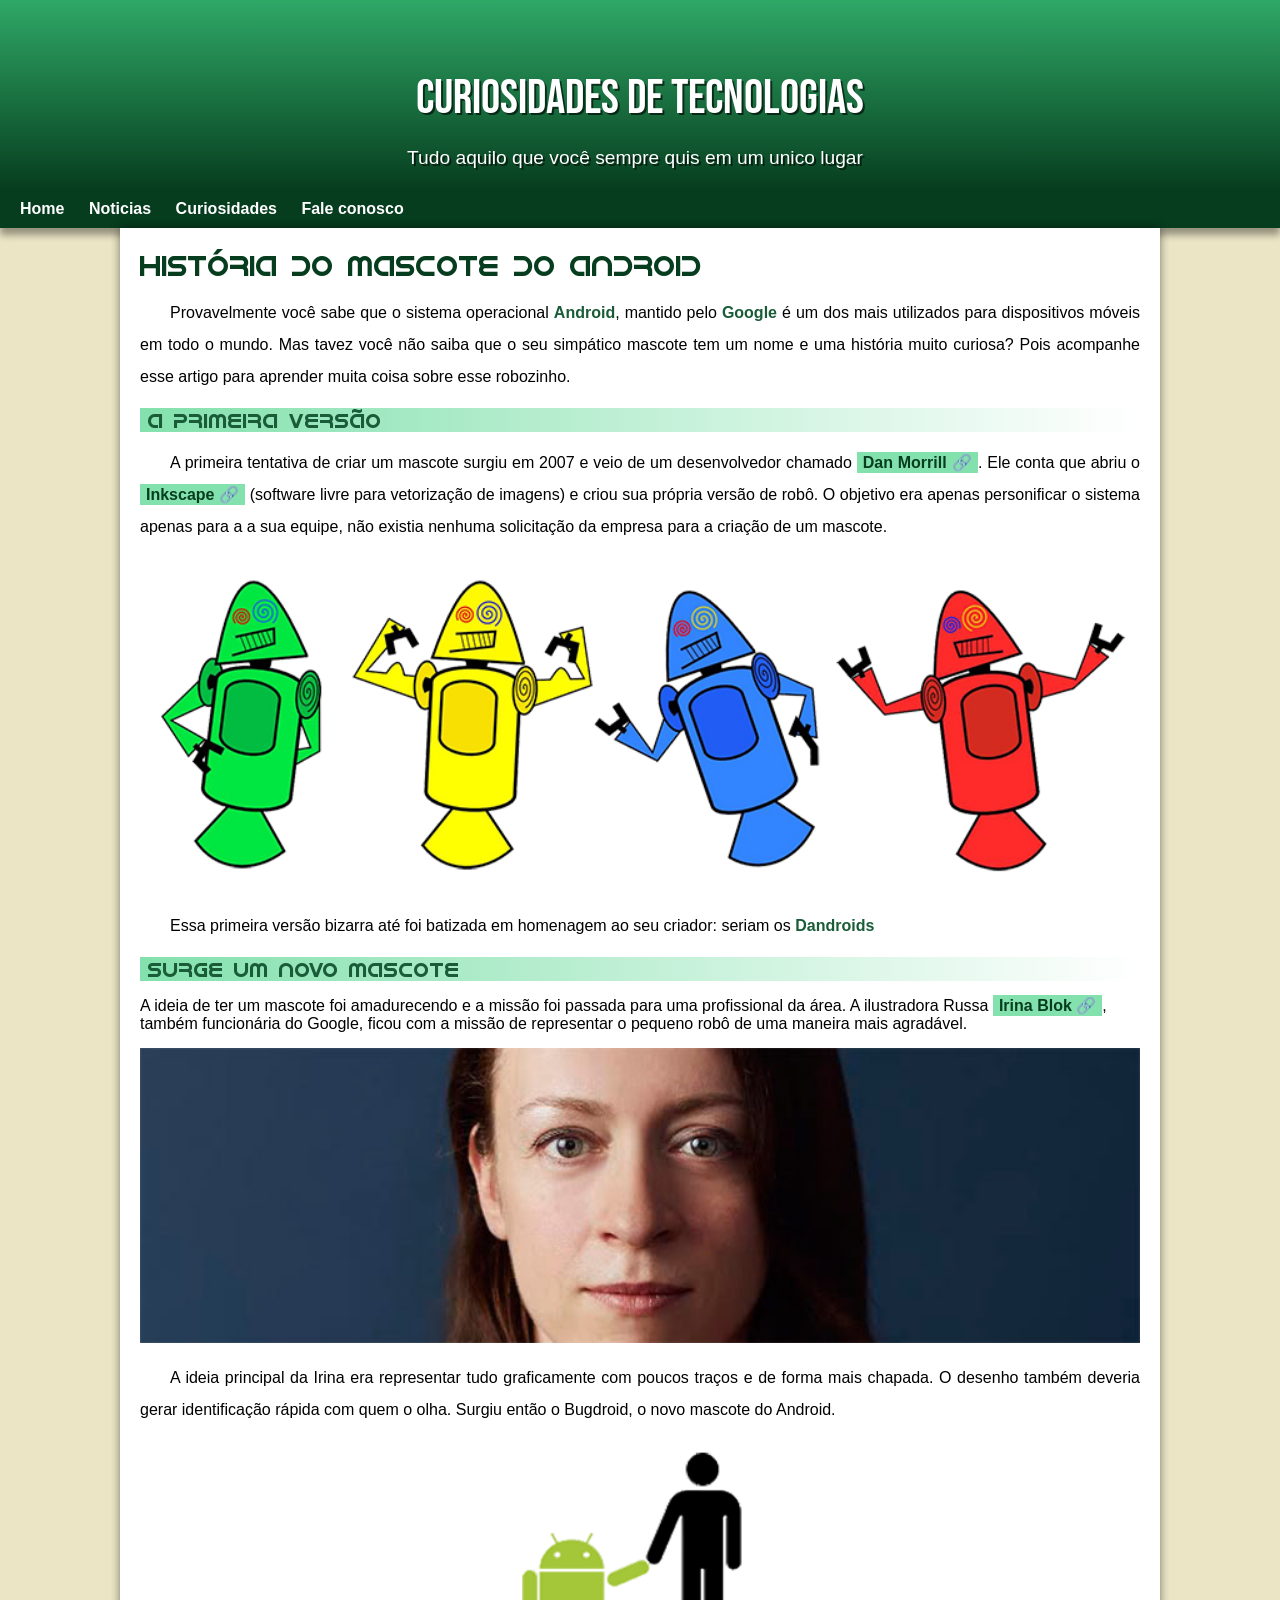
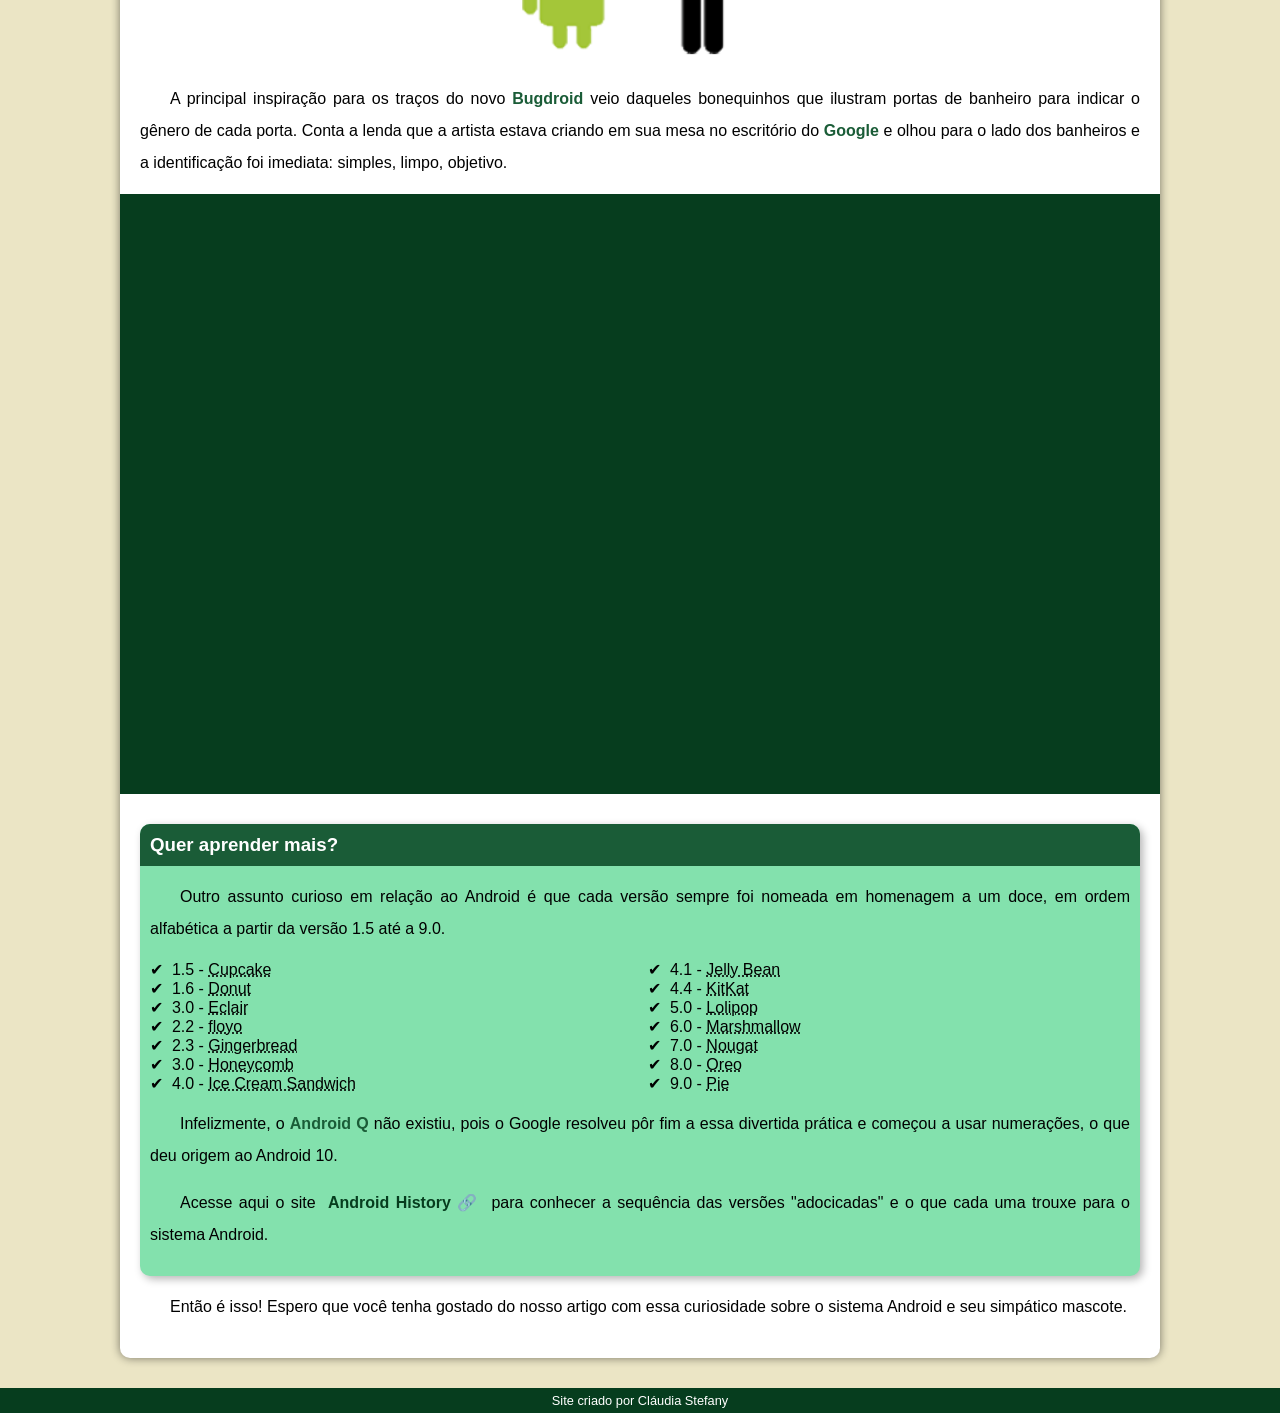
<file: proj-android/index.html>
<!DOCTYPE html>
<html lang="pt-br">

<head>
    <meta charset="UTF-8">
    <meta name="viewport" content="width=device-width, initial-scale=1.0">
    <title>Como surgiu o mascote do Android?</title>
    <link rel="shortcut icon" href="imagens/favicon.ico" type="image/x-icon">
    <link rel="stylesheet" href="css/estilo.css">
</head>

<body>
    <header>
        <h1>Curiosidades de Tecnologias</h1>
        <p>Tudo aquilo que você sempre quis em um unico lugar</p>
    </header>
    <nav>
        <a href="#">Home</a>
        <a href="#">Noticias</a>
        <a href="#">Curiosidades</a>
        <a href="#">Fale conosco</a>
    </nav>
    <main>
        <article>

            <h1>História do Mascote do Android</h1>

            <p>
                Provavelmente você sabe que o sistema operacional <strong>Android</strong>, mantido pelo <strong>Google</strong> é um dos mais utilizados
                para
                dispositivos móveis em todo o mundo. Mas tavez você não saiba que o seu simpático mascote tem um nome e
                uma
                história muito curiosa? Pois acompanhe esse artigo para aprender muita coisa sobre esse robozinho.
            </p>

            <h2>A primeira versão</h2>

            <p>
                A primeira tentativa de criar um mascote surgiu em 2007 e veio de um desenvolvedor chamado <a href="https://androidcommunity.com/dan-morrill-shows-us-the-android-mascot-that-almost-was-20130103/" target="_blank" class="externo">Dan Morrill</a>.
                Ele
                conta que abriu o <a href="https://inkscape.org/pt-br/" target="_blank" class="externo" >Inkscape</a> (software livre para vetorização de imagens) e criou sua própria versão de
                robô.
                O objetivo era apenas personificar o sistema apenas para a a sua equipe, não existia nenhuma solicitação
                da
                empresa para a criação de um mascote.
            </p>

            <picture>
                <source media="(max-width: 670px)" srcset="imagens/dan-droids-pq.png">
                <img src="imagens/dan-droids.png" alt="Primeiro mascote do Android">
            </picture>

            <p>Essa primeira versão bizarra até foi batizada em homenagem ao seu criador: seriam os <strong>Dandroids</strong></p>

            <h2>Surge um novo mascote</h2>

            <p></p>A ideia de ter um mascote foi amadurecendo e a missão foi passada para uma profissional da área. A
            ilustradora Russa <a href="https://www.irinablok.com/" target="_blank" class="externo">Irina Blok</a>, também funcionária do Google, ficou com a missão de representar o pequeno robô
            de uma maneira mais agradável.</p>

            <picture>
                <source media="(max-width: 670px)" srcset="imagens/irina-blok-pq.jpg">
                <img src="imagens/irina-blok.jpg" alt="Irina Blok criadora do Bugdroid">
            </picture>

            <p>A ideia principal da Irina era representar tudo graficamente com poucos traços e de forma mais chapada. O
                desenho também deveria gerar identificação rápida com quem o olha. Surgiu então o Bugdroid, o novo
                mascote do Android.</p>


            <img src="imagens/bugdroid.png" alt="Bugdroid" class="pequena" alt="Bugdroid">

            <p>
                A principal inspiração para os traços do novo <strong>Bugdroid</strong> veio daqueles bonequinhos que ilustram portas de
                banheiro para indicar o gênero de cada porta. Conta a lenda que a artista estava criando em sua mesa no
                escritório do <strong>Google</strong> e olhou para o lado dos banheiros e a identificação foi imediata: simples, limpo,
                objetivo.
            </p>

            <div class="video">
                <iframe width="560" height="315" src="https://www.youtube.com/embed/l2UDgpLz20M?si=PKNemxmvEbBPJ_1r"
                    title="YouTube video player" frameborder="0"
                    allow="accelerometer; autoplay; clipboard-write; encrypted-media; gyroscope; picture-in-picture; web-share"
                    referrerpolicy="strict-origin-when-cross-origin" allowfullscreen></iframe>
            </div>

            <aside>
                <h3>Quer aprender mais?</h3>

                <p>
                    Outro assunto curioso em relação ao Android é que cada versão sempre foi nomeada em homenagem a um
                    doce,
                    em
                    ordem alfabética a partir da versão 1.5 até a 9.0.
                </p>

                <ul>
                    <li>1.5 - <abbr title="Bolo de copo">Cupcake</abbr></li>
                    <li>1.6 - <abbr title="Rosquinha">Donut</abbr></li>
                    <li>3.0 - <abbr title="Bomba">Eclair</abbr></li>
                    <li>2.2 - <abbr title="Yorgute congelado">floyo</abbr></li>
                    <li>2.3 - <abbr title="Biscoito de gengibre">Gingerbread</abbr></li>
                    <li>3.0 - <abbr title="Favo de mel">Honeycomb</abbr></li>
                    <li>4.0 - <abbr title="Sanduiche de sorvete">Ice Cream Sandwich</abbr></li>
                    <li>4.1 - <abbr title="Jujuba">Jelly Bean</abbr></li>
                    <li>4.4 - <abbr title="KitKat">KitKat</abbr></li>
                    <li>5.0 - <abbr title="Pirulito">Lolipop</abbr></li>
                    <li>6.0 - <abbr title="Marshmallow">Marshmallow</abbr></li>
                    <li>7.0 - <abbr title="Torrone">Nougat</abbr></li>
                    <li>8.0 - <abbr title="Oreo">Oreo</abbr></li>
                    <li>9.0 - <abbr title="Torta">Pie</abbr></li>
                </ul>

                <p>
                    Infelizmente, o <strong>Android Q</strong> não existiu, pois o Google resolveu pôr fim a essa divertida prática e
                    começou
                    a
                    usar numerações, o que deu origem ao Android 10.
                </p>

                <p>
                    Acesse aqui o site  <a href="https://www.android.com/intl/en_uk/what-is-android/" target="_blank" class="externo">Android History</a> para conhecer a sequência das versões "adocicadas" e o que cada
                    uma
                    trouxe para o sistema Android.
                </p>
            </aside>


            <p>
                Então é isso! Espero que você tenha gostado do nosso artigo com essa curiosidade sobre o sistema Android
                e
                seu simpático mascote.
            </p>

        </article>
    </main>
    <footer>
        <p>Site criado por Cláudia Stefany</p>
    </footer>
</body>

</html>
</file>
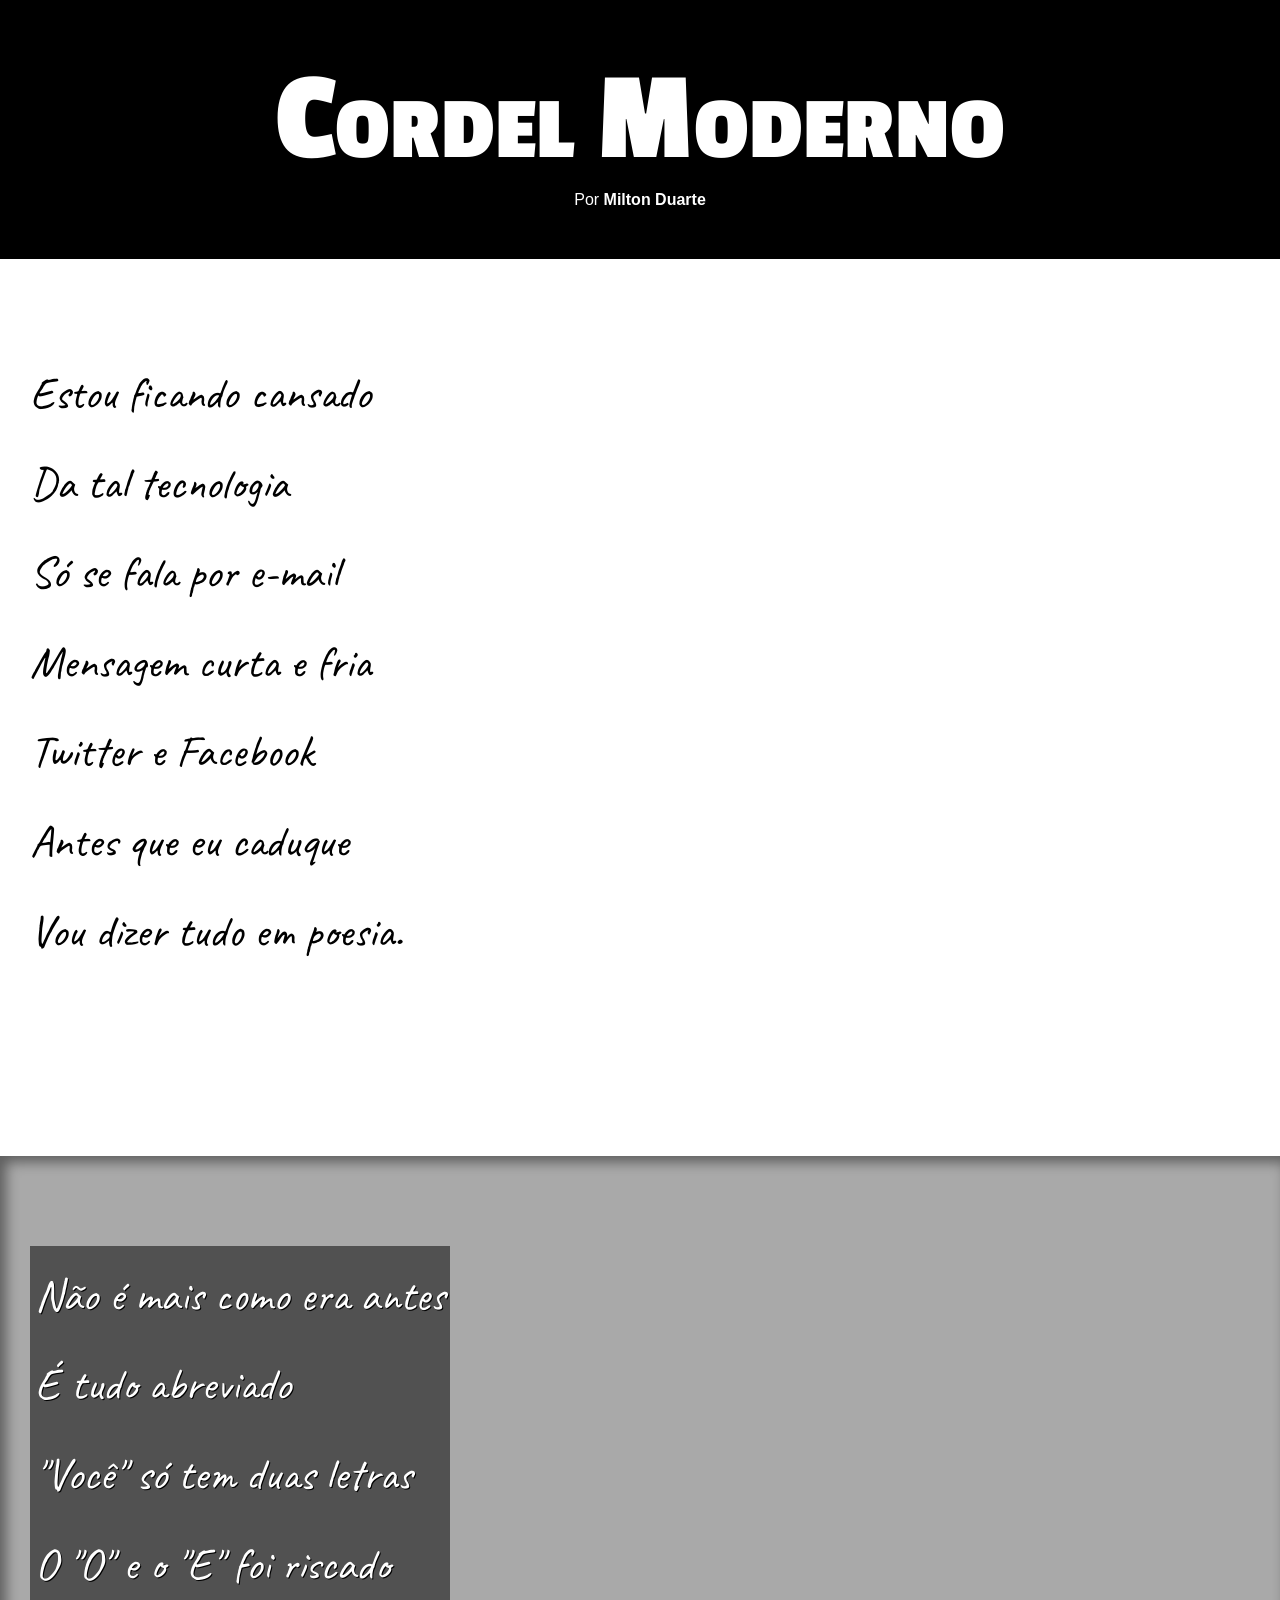
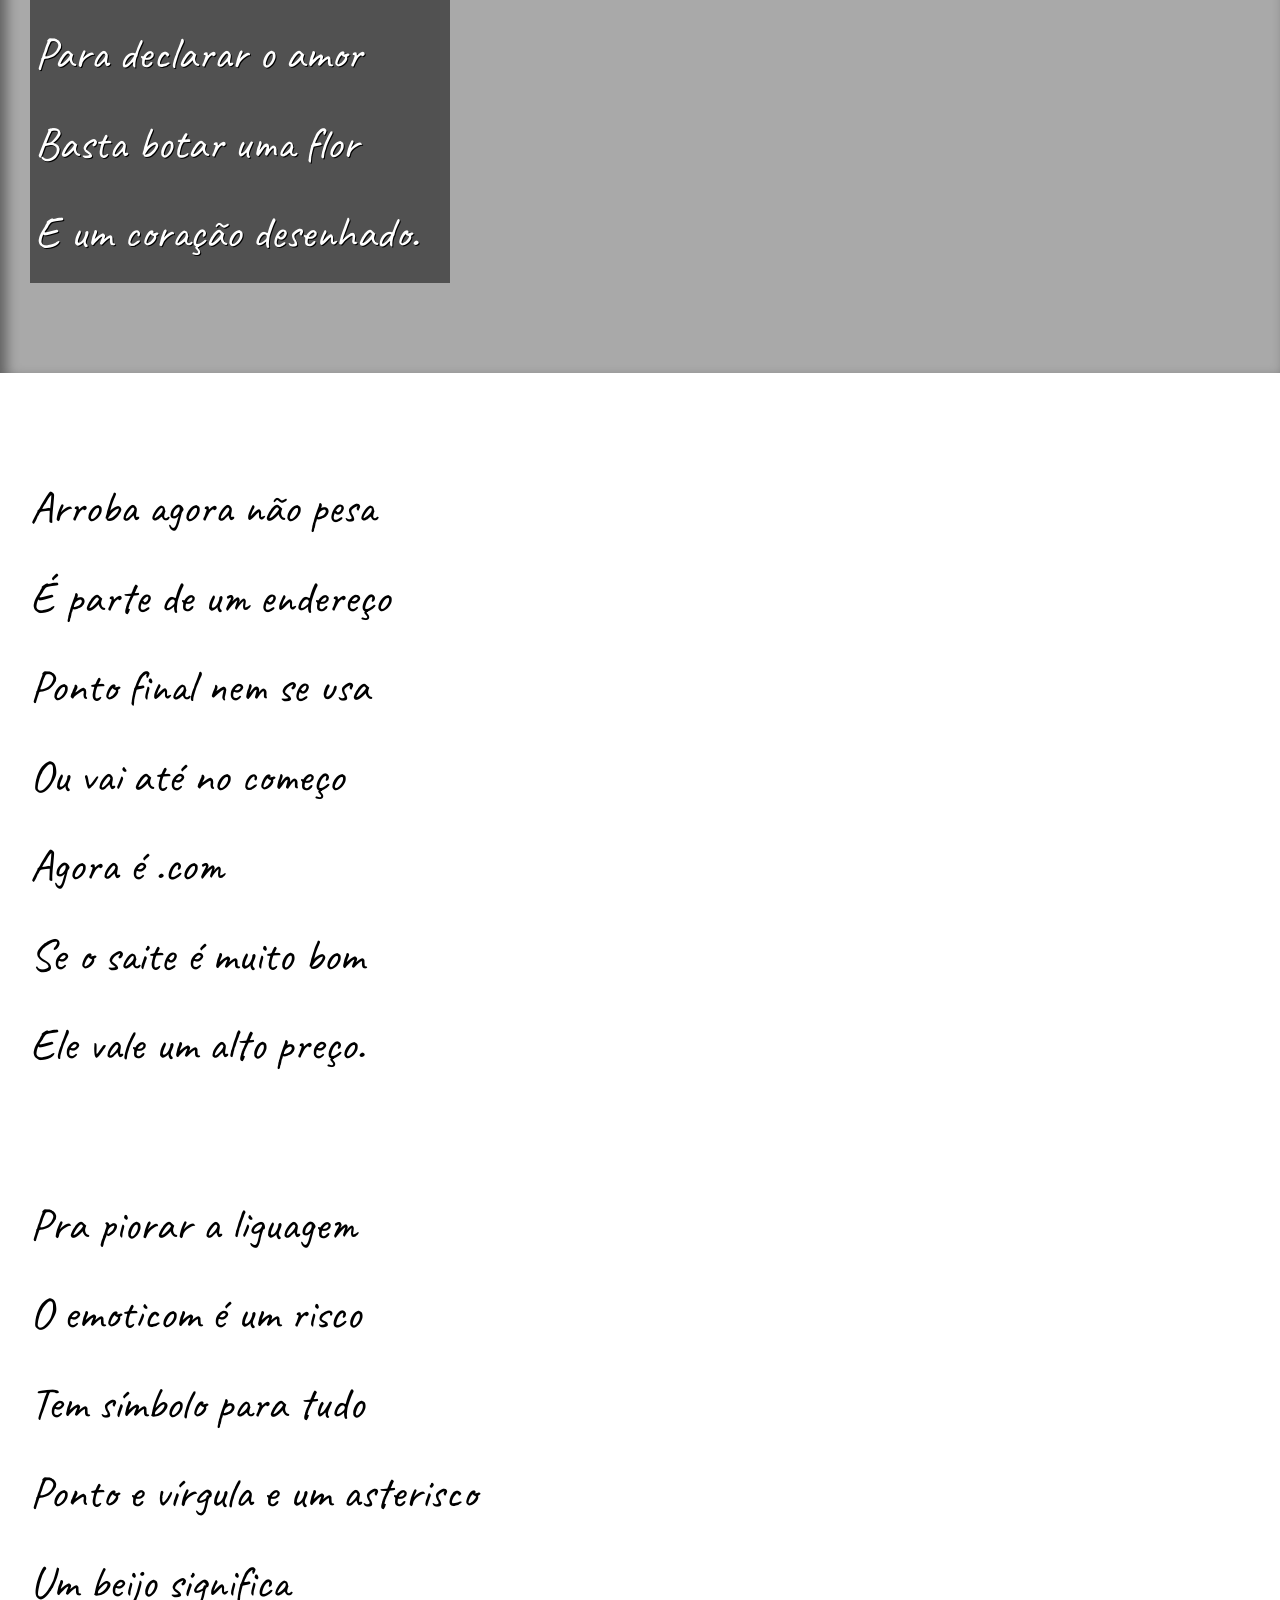
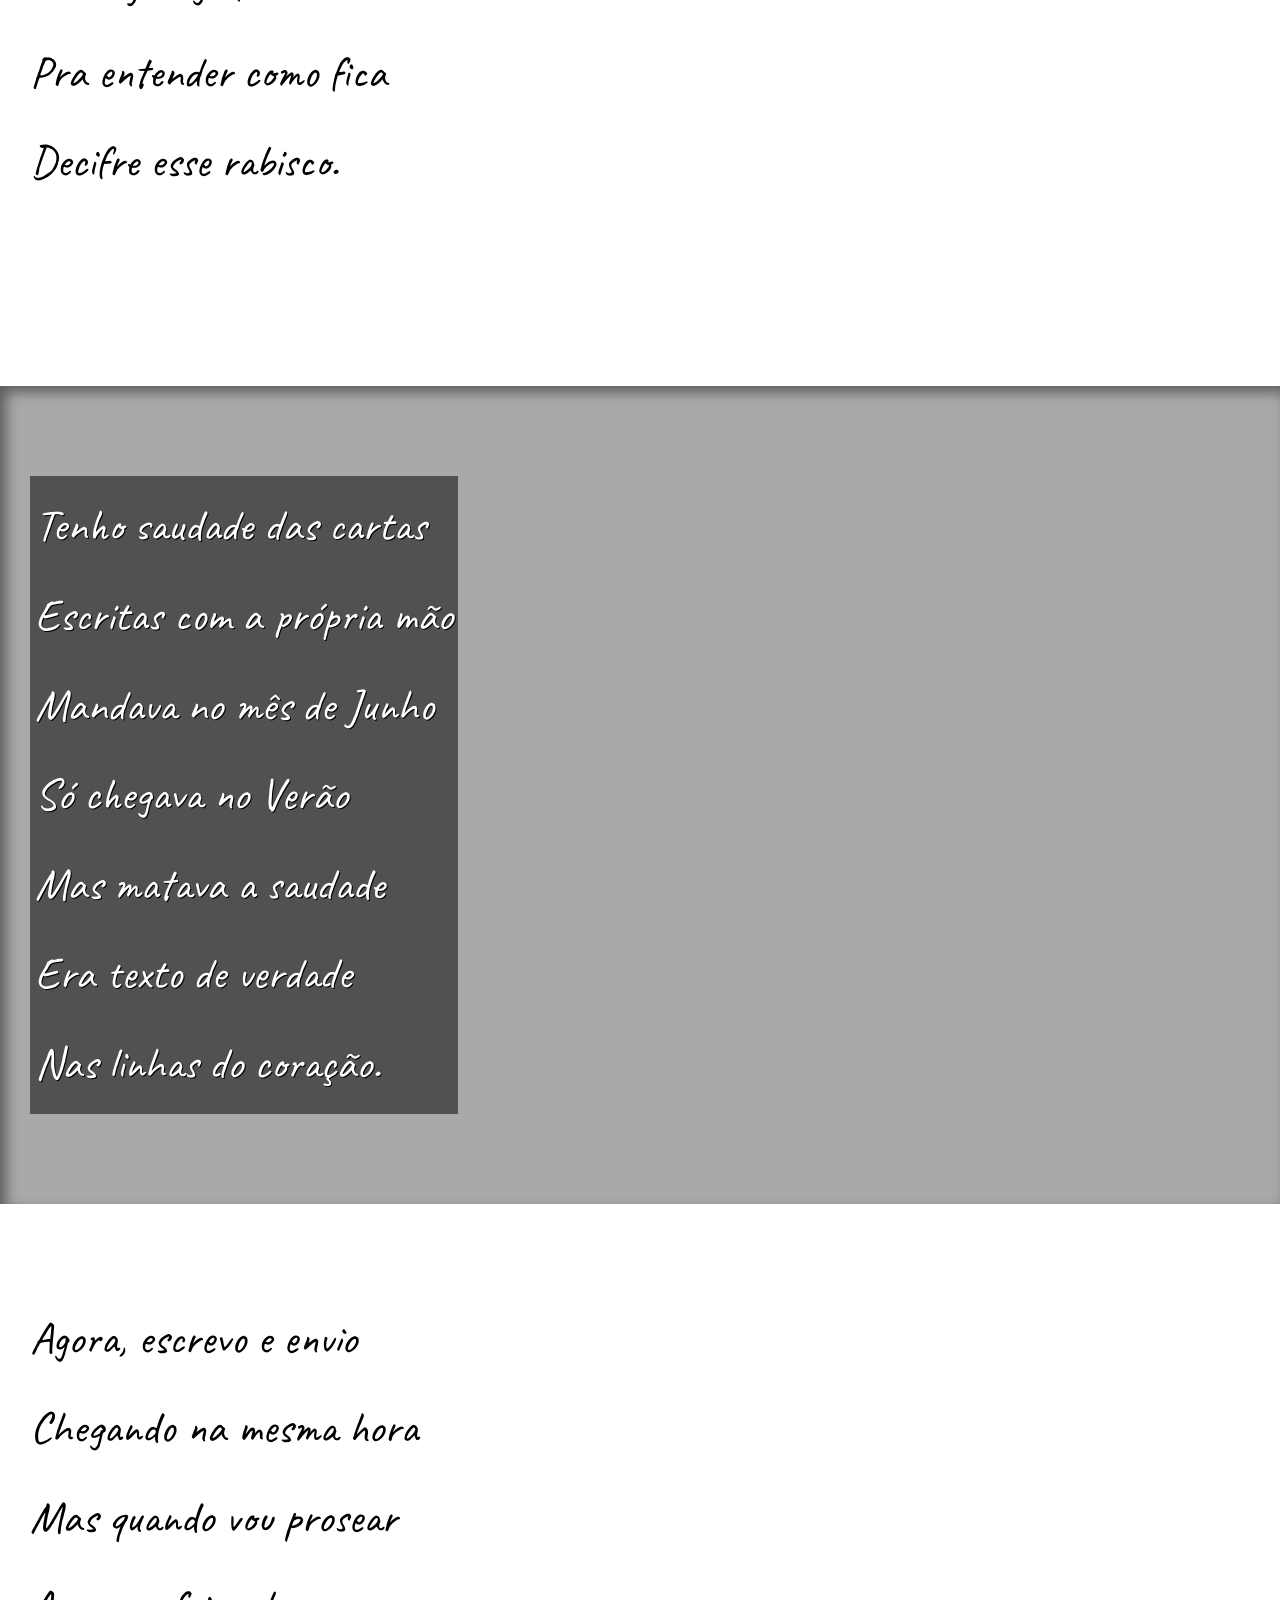
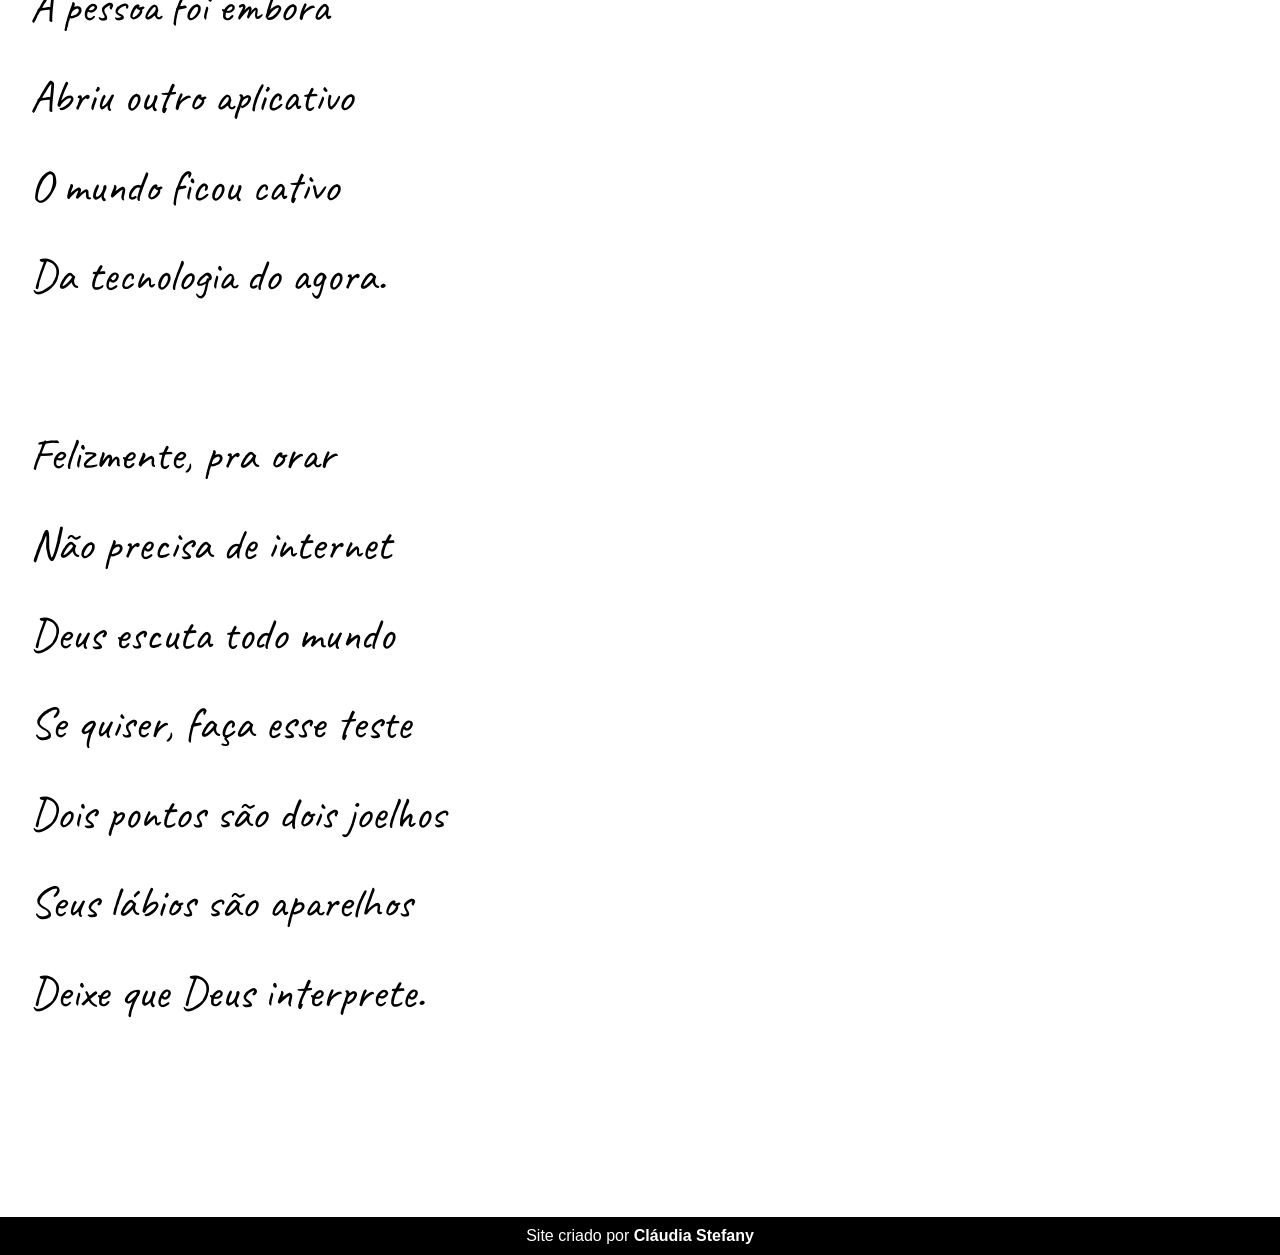
<file: proj-cordel/index.html>
<!DOCTYPE html>
<html lang="pt-BR">

<head>
    <meta charset="UTF-8">
    <meta name="viewport" content="width=device-width, initial-scale=1.0">
    <title>Cordel Moderno</title>
    <link rel="stylesheet" href="estilo/style.css">
</head>

<body>
    <header>
        <h1>Cordel Moderno</h1>
        <p>
            Por <a href="https://www.recantodasletras.com.br/poesias/3186743" target="_blank">Milton Duarte</a>
        </p>
    </header>

    <section class="normal">
        <p>
            Estou ficando cansado <br>
            Da tal tecnologia<br>
            Só se fala por e-mail<br>
            Mensagem curta e fria<br>
            Twitter e Facebook<br>
            Antes que eu caduque<br>
            Vou dizer tudo em poesia.
        </p>
    </section>



    <section class="imagem" id="img01">
        <p>
            Não é mais como era antes<br>
            É tudo abreviado<br>
            "Você" só tem duas letras<br>
            O "O" e o "E" foi riscado<br>
            Para declarar o amor<br>
            Basta botar uma flor<br>
            E um coração desenhado.
        </p>
    </section>



    <section class="normal"> 
        <p>
            Arroba agora não pesa<br>
            É parte de um endereço<br>
            Ponto final nem se usa<br>
            Ou vai até no começo<br>
            Agora é .com<br>
            Se o saite é muito bom<br>
            Ele vale um alto preço.
        </p>

        <p>
            Pra piorar a liguagem<br>
            O emoticom é um risco<br>
            Tem símbolo para tudo<br>
            Ponto e vírgula e um asterisco<br>
            Um beijo significa<br>
            Pra entender como fica<br>
            Decifre esse rabisco.
        </p>

    </section>



    <section class="imagem" id="img02">
        <p>
            Tenho saudade das cartas<br>
            Escritas com a própria mão<br>
            Mandava no mês de Junho<br>
            Só chegava no Verão<br>
            Mas matava a saudade<br>
            Era texto de verdade<br>
            Nas linhas do coração.
        </p>
    </section>


    <section class="normal">

        <p>
            Agora, escrevo e envio<br>
            Chegando na mesma hora<br>
            Mas quando vou prosear<br>
            A pessoa foi embora<br>
            Abriu outro aplicativo<br>
            O mundo ficou cativo<br>
            Da tecnologia do agora.
        </p>

        <p>
            Felizmente, pra orar<br>
            Não precisa de internet<br>
            Deus escuta todo mundo<br>
            Se quiser, faça esse teste<br>
            Dois pontos são dois joelhos<br>
            Seus lábios são aparelhos<br>
            Deixe que Deus interprete.
        </p>
    </section>

    <footer>
        <p>Site criado por <a href="https://github.com/ClaudiaSte" target="_blank">Cláudia Stefany</a></p>
    </footer>
</body>

</html>
</file>
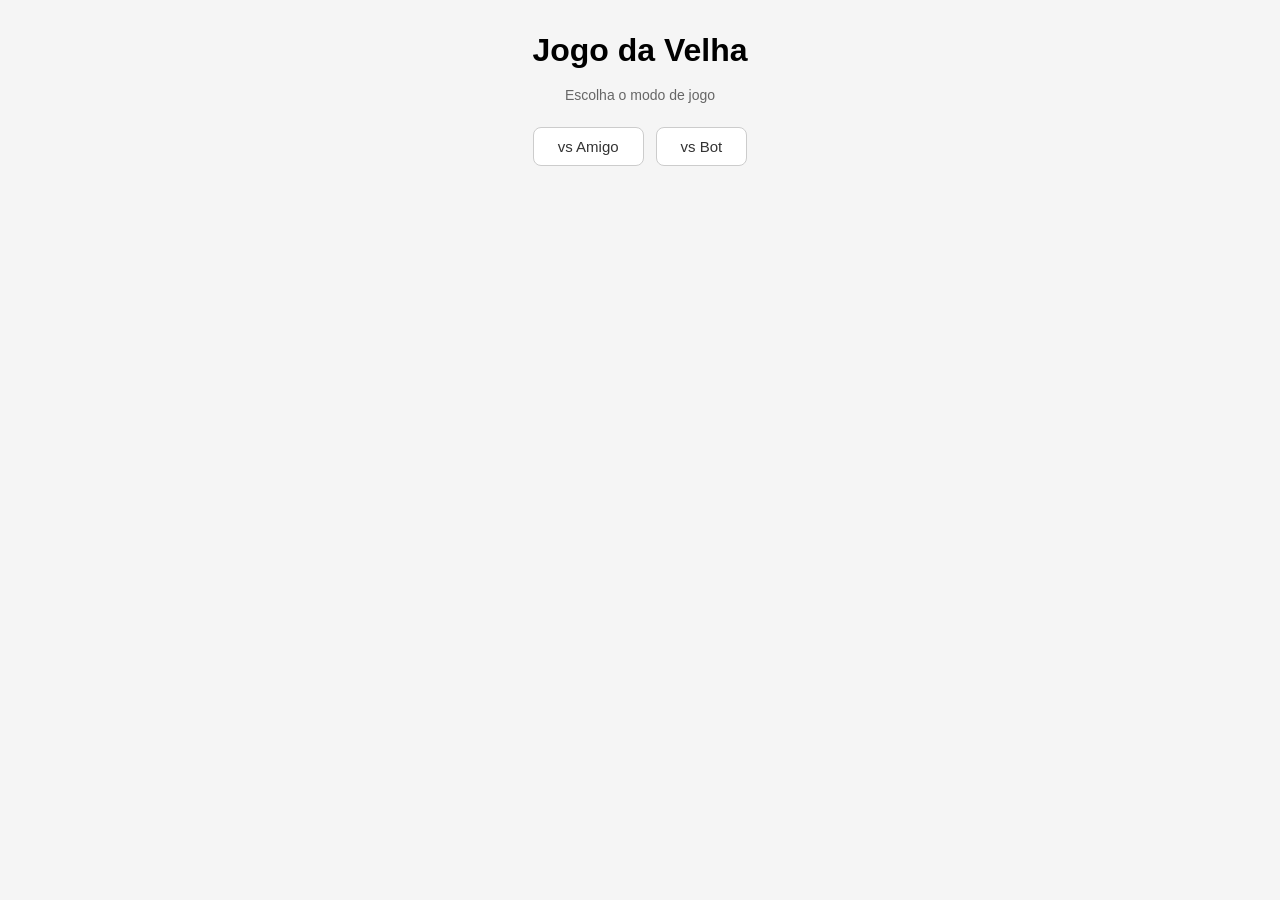
<file: proj-jogodavelha/index.html>
<!DOCTYPE html>
<html lang="pt-BR">
<head>
  <meta charset="UTF-8" />
  <meta name="viewport" content="width=device-width, initial-scale=1.0" />
  <title>Jogo da Velha</title>
  <link rel="stylesheet" href="style.css" />
</head>
<body>
  <div id="app">
    <h1>Jogo da Velha</h1>
    <br>
    <p class="sub">Escolha o modo de jogo</p>

    <div id="menu">
      <button class="mode-btn" id="btn-friend">vs Amigo</button>
      <button class="mode-btn" id="btn-bot">vs Bot</button>
    </div>

    <div id="game">
      <div id="status"></div>
      <div id="score"></div>

      <div class="board" id="board">
        <button class="cell" data-i="0"></button>
        <button class="cell" data-i="1"></button>
        <button class="cell" data-i="2"></button>
        <button class="cell" data-i="3"></button>
        <button class="cell" data-i="4"></button>
        <button class="cell" data-i="5"></button>
        <button class="cell" data-i="6"></button>
        <button class="cell" data-i="7"></button>
        <button class="cell" data-i="8"></button>
      </div>

      <button id="restart-btn">Reiniciar</button>
      <button id="back-btn">Trocar modo</button>
    </div>
  </div>

  <script src="script.js"></script>
</body>
</html>
</file>
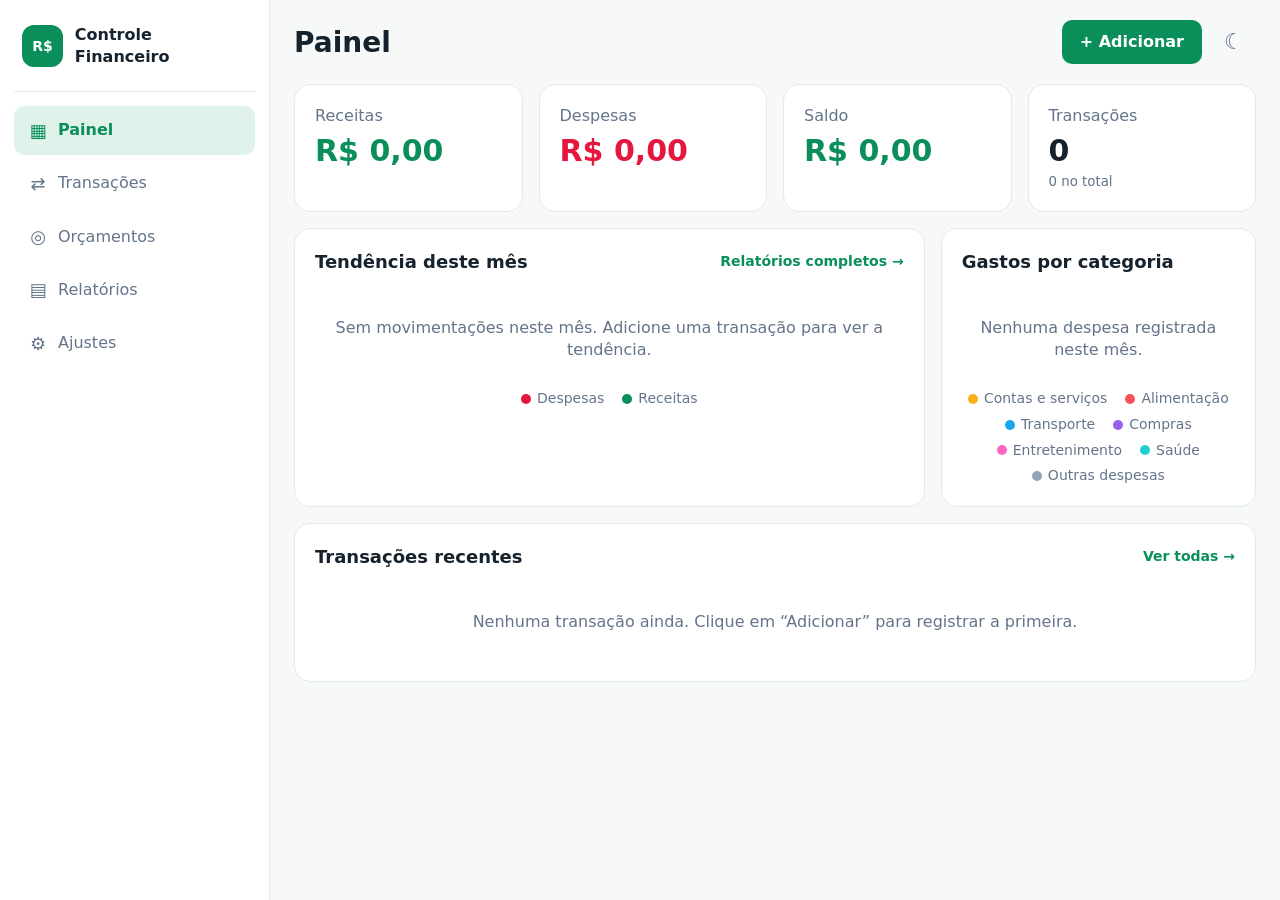
<file: proj-controle-financeiro/estilo/index.html>
<!doctype html>
<html lang="pt-BR">
  <head>
    <meta charset="UTF-8" />
    <meta name="viewport" content="width=device-width, initial-scale=1" />
    <meta name="theme-color" content="#0b8f5a" />
    <title>Controle Financeiro</title>
    <link rel="stylesheet" href="style.css" />
  </head>
  <body>
    <!-- MENU LATERAL: no computador fica à esquerda; no celular vira barra fixa embaixo (CSS) -->
    <aside class="side">
      <div class="brand">
        <span class="logo">R$</span><b>Controle Financeiro</b>
      </div>
      <!-- data-view = nome da tela; o JS usa isso para marcar o link ativo -->
      <nav>
        <a href="#painel" data-view="painel"><span class="i">▦</span>Painel</a>
        <a href="#transacoes" data-view="transacoes"
          ><span class="i">⇄</span>Transações</a
        >
        <a href="#orcamentos" data-view="orcamentos"
          ><span class="i">◎</span>Orçamentos</a
        >
        <a href="#relatorios" data-view="relatorios"
          ><span class="i">▤</span>Relatórios</a
        >
        <a href="#configuracoes" data-view="configuracoes"
          ><span class="i">⚙</span>Ajustes</a
        >
      </nav>
    </aside>

    <main>
      <!-- TOPO: título da tela + botões de ação -->
      <header class="top">
        <h1 id="titulo">Painel</h1>
        <div class="actions">
          <button class="btn" id="btnAdd">+ Adicionar</button>
          <button class="icon" id="btnTema" aria-label="Alternar tema">
            ☾
          </button>
        </div>
      </header>

      <!-- TELA: PAINEL (resumo do mês) -->
      <section id="painel" class="view">
        <!-- Cartões de resumo; o JS preenche os valores -->
        <div class="stats">
          <div class="card">
            <span>Receitas</span><strong class="pos" id="sRec"></strong>
          </div>
          <div class="card">
            <span>Despesas</span><strong class="neg" id="sDes"></strong>
          </div>
          <div class="card"><span>Saldo</span><strong id="sSal"></strong></div>
          <div class="card">
            <span>Transações</span><strong id="sQtd"></strong
            ><small id="sTot"></small>
          </div>
        </div>
        <div class="grid2">
          <div class="card">
            <div class="head">
              <h2>Tendência deste mês</h2>
              <a href="#relatorios">Relatórios completos →</a>
            </div>
            <!-- Gráfico de linha (SVG gerado pelo JS) -->
            <div id="linha"></div>
            <div class="legend">
              <span><i style="--c: var(--neg)"></i>Despesas</span>
              <span><i style="--c: var(--pos)"></i>Receitas</span>
            </div>
          </div>
          <div class="card">
            <div class="head"><h2>Gastos por categoria</h2></div>
            <!-- Gráfico de rosca (SVG gerado pelo JS) -->
            <div id="rosca"></div>
            <div class="legend wrap" id="legCat"></div>
          </div>
        </div>
        <div class="card">
          <div class="head">
            <h2>Transações recentes</h2>
            <a href="#transacoes">Ver todas →</a>
          </div>
          <div id="recentes"></div>
        </div>
      </section>

      <!-- TELA: TRANSAÇÕES (lista completa com filtros) -->
      <section id="transacoes" class="view">
        <div class="card">
          <div class="filters">
            <select id="fTipo">
              <option value="">Todos os tipos</option>
              <option value="receita">Receitas</option>
              <option value="despesa">Despesas</option>
            </select>
            <select id="fCat"></select>
          </div>
          <div id="lista"></div>
        </div>
      </section>

      <!-- TELA: ORÇAMENTOS (limite mensal por categoria) -->
      <section id="orcamentos" class="view">
        <p class="muted">
          Defina um limite mensal por categoria. O progresso considera as
          despesas do mês atual.
        </p>
        <div class="card" id="orcLista"></div>
      </section>

      <!-- TELA: RELATÓRIOS (tabelas) -->
      <section id="relatorios" class="view">
        <div class="card">
          <div class="head"><h2>Resumo por mês</h2></div>
          <!-- .scroll permite rolar a tabela de lado no celular -->
          <div id="relMes" class="scroll"></div>
        </div>
        <div class="card">
          <div class="head"><h2>Despesas por categoria (mês atual)</h2></div>
          <div id="relCat" class="scroll"></div>
        </div>
      </section>

      <!-- TELA: CONFIGURAÇÕES (exportar e apagar dados) -->
      <section id="configuracoes" class="view">
        <div class="card cfg">
          <div>
            <b>Exportar dados</b>
            <p class="muted">
              Baixe todas as transações e orçamentos em um arquivo JSON.
            </p>
          </div>
          <button class="btn ghost" id="btnExp">Exportar</button>
          <div>
            <b>Apagar todos os dados</b>
            <p class="muted">
              Remove transações e orçamentos deste navegador. Não dá para
              desfazer.
            </p>
          </div>
          <button class="btn danger" id="btnLimpar">Apagar tudo</button>
        </div>
      </section>
    </main>

    <!-- JANELA (modal) para adicionar transação; no celular abre como "gaveta" embaixo -->
    <dialog id="dlg">
      <form id="form" method="dialog">
        <h2>Nova transação</h2>
        <!-- Escolha entre despesa e receita -->
        <div class="seg">
          <label
            ><input type="radio" name="tipo" value="despesa" checked /><span
              >Despesa</span
            ></label
          >
          <label
            ><input type="radio" name="tipo" value="receita" /><span
              >Receita</span
            ></label
          >
        </div>
        <label
          >Descrição<input
            name="desc"
            required
            maxlength="60"
            placeholder="Ex.: Mercado"
        /></label>
        <!-- inputmode="decimal" abre o teclado numérico no celular -->
        <label
          >Valor (R$)<input
            name="valor"
            type="number"
            inputmode="decimal"
            step="0.01"
            min="0.01"
            required
            placeholder="0,00"
        /></label>
        <label>Categoria<select name="cat" id="selCat"></select></label>
        <label>Data<input name="data" type="date" required /></label>
        <div class="row">
          <button type="button" class="btn ghost" id="btnCancel">
            Cancelar</button
          ><button class="btn" value="ok">Salvar transação</button>
        </div>
      </form>
    </dialog>
    <script src="script.js"></script>
  </body>
</html>
</file>
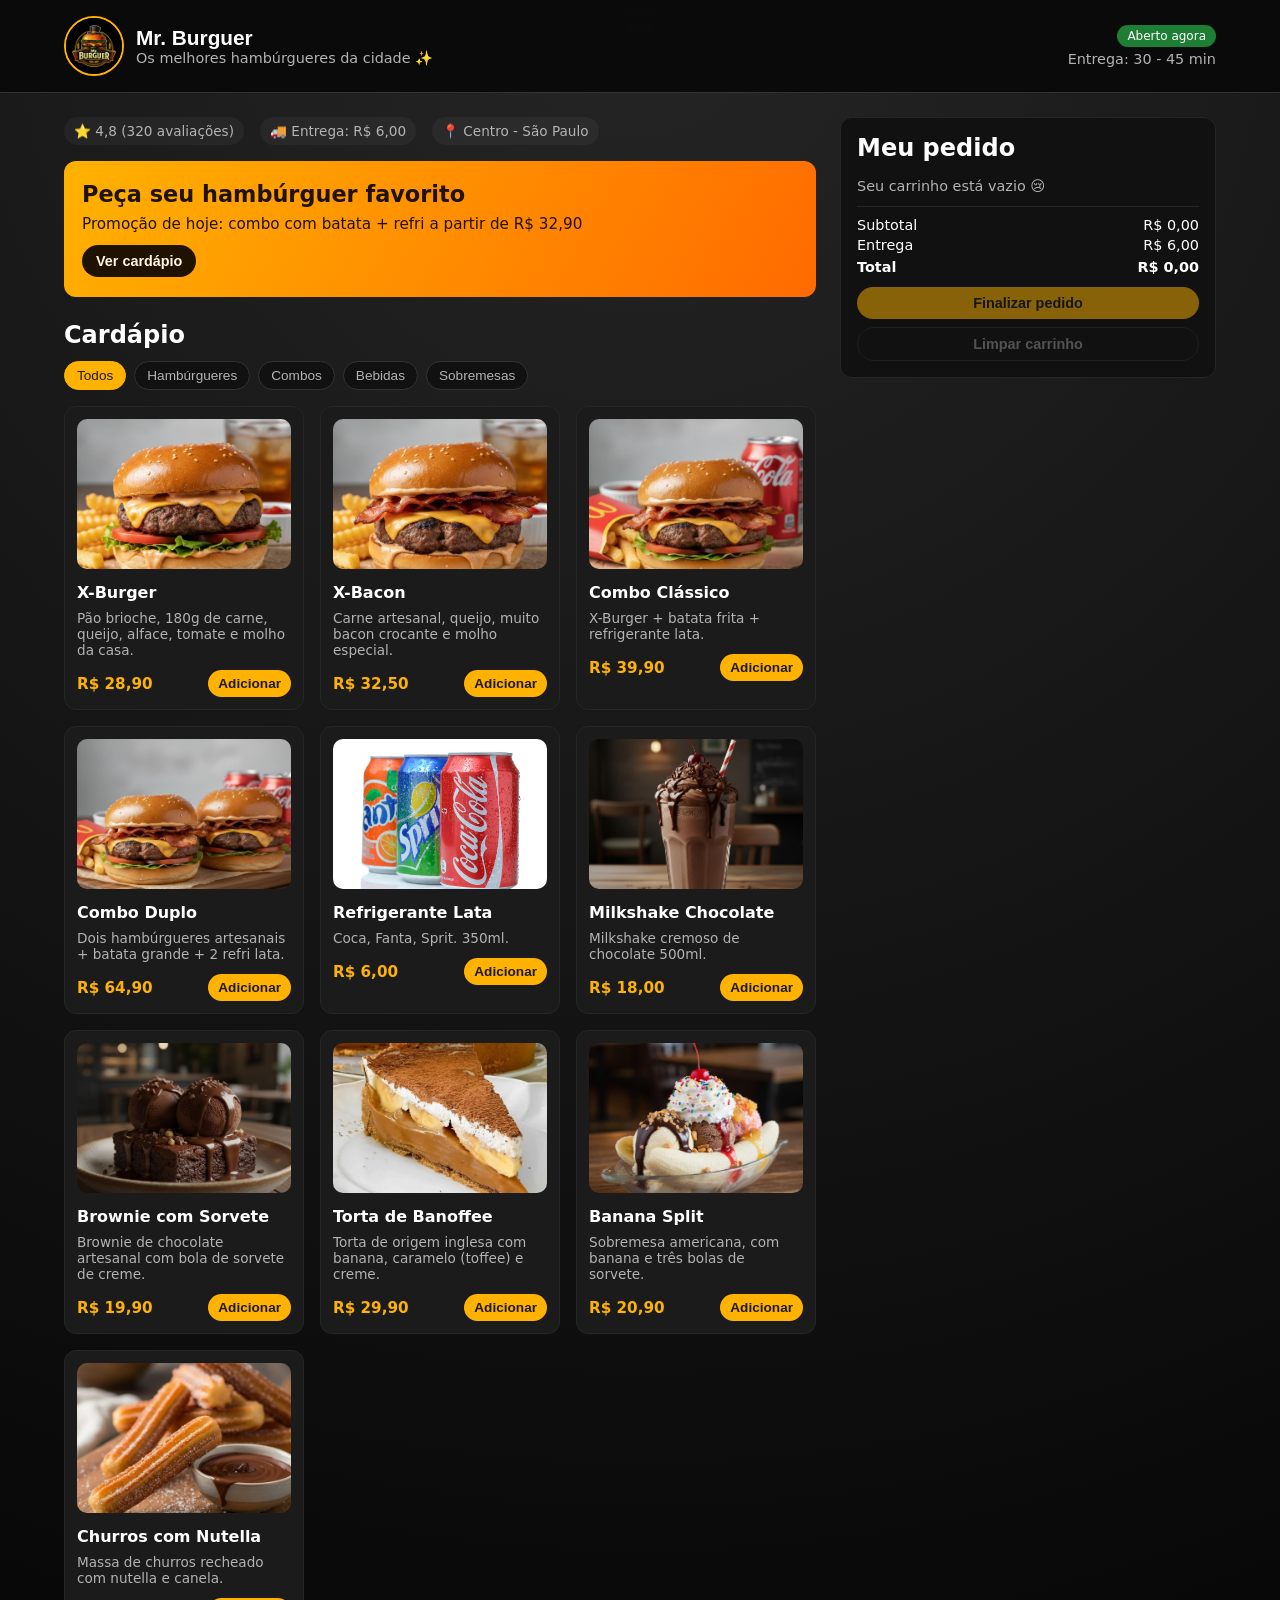
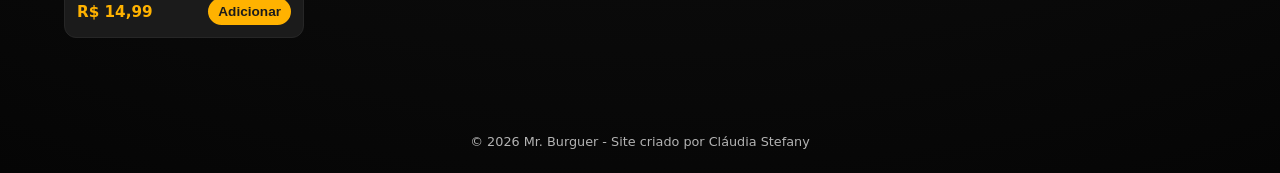
<file: proj-hamburgueria/hambur.html>
<!DOCTYPE html>
<html lang="pt-BR">
<head>
  <meta charset="UTF-8" />
  <meta name="viewport" content="width=device-width, initial-scale=1.0" />
  <title>Mr. Burguer — Hamburgueria</title>
  <link rel="stylesheet" href="styles.css" />
</head>
<body>
  <header class="topbar">
    <div class="topbar-left">
      <img src="img/logo.jpeg" alt="Logo Mr. Burguer" class="logo" />
      <div>
        <h1>Mr. Burguer</h1>
        <p>Os melhores hambúrgueres da cidade <span aria-hidden="true">✨</span></p>
      </div>
    </div>
    <div class="topbar-right">
      <div class="status status-open">Aberto agora</div>
      <p>Entrega: 30 - 45 min</p>
    </div>
  </header>

  <main class="container">
    <!-- Coluna esquerda: informações + cardápio -->
    <section class="content">
      <section class="restaurant-info" aria-label="Informações do restaurante">
        <div class="info-item">
          <span aria-hidden="true">⭐</span> <span>4,8 (320 avaliações)</span>
        </div>
        <div class="info-item">
          <span aria-hidden="true">🚚</span> <span>Entrega: R$ 6,00</span>
        </div>
        <div class="info-item">
          <span aria-hidden="true">📍</span> <span>Centro - São Paulo</span>
        </div>
      </section>

      <section class="banner">
        <h2>Peça seu hambúrguer favorito</h2>
        <p>Promoção de hoje: combo com batata + refri a partir de R$ 32,90</p>
        <button type="button" id="scroll-menu-btn">Ver cardápio</button>
      </section>

      <section class="menu" id="menu">
        <h2>Cardápio</h2>

        <div class="categories" role="group" aria-label="Filtrar por categoria">
          <button type="button" class="category-button active" data-category="all" aria-pressed="true">Todos</button>
          <button type="button" class="category-button" data-category="burgers" aria-pressed="false">Hambúrgueres</button>
          <button type="button" class="category-button" data-category="combos" aria-pressed="false">Combos</button>
          <button type="button" class="category-button" data-category="drinks" aria-pressed="false">Bebidas</button>
          <button type="button" class="category-button" data-category="desserts" aria-pressed="false">Sobremesas</button>
        </div>

        <div id="product-list" class="product-list">
          <!-- Produtos vão ser inseridos via JavaScript -->
        </div>
      </section>
    </section>

    <!-- Coluna direita: carrinho -->
    <aside class="cart" aria-label="Carrinho de compras">
      <h2>Meu pedido</h2>
      <div id="cart-items" class="cart-items">
        <p class="cart-empty">Seu carrinho está vazio 😢</p>
      </div>

      <div class="cart-summary">
        <div class="summary-row">
          <span>Subtotal</span>
          <span id="subtotal-value">R$ 0,00</span>
        </div>
        <div class="summary-row">
          <span>Entrega</span>
          <span id="delivery-value">R$ 6,00</span>
        </div>
        <div class="summary-row total">
          <span>Total</span>
          <span id="total-value">R$ 0,00</span>
        </div>
        <button type="button" id="checkout-btn" class="checkout-btn" disabled>Finalizar pedido</button>
        <button type="button" id="clear-cart-btn" class="clear-cart-btn" disabled>Limpar carrinho</button>
      </div>
    </aside>
  </main>

  <footer class="footer">
    <p>© <span id="current-year">2025</span> Mr. Burguer - Site criado por Cláudia Stefany</p>
  </footer>

  <script src="script.js"></script>
</body>
</html>
</file>
<file: proj-android/css/estilo.css>
@import url('https://fonts.googleapis.com/css2?family=Anton&family=Bebas+Neue&family=Kaushan+Script&family=Work+Sans:ital,wght@0,100..900;1,100..900&display=swap');

@font-face {
    font-family: 'Android';
    src: url('../fontes/idroid.otf') format('opentype');
    font-weight: normal;

}

* {
    margin: 0px;
    padding: 0px;
}

:root {
    --cor-1: #ebe5c5;
    --cor-2: #83e1ad;
    --cor-3: #3ddc84;
    --cor-4: #2fa866;
    --cor-5: #1a5c37;
    --cor-6: #063d1e;

    --fonte-padrao: arial, verdana, helvetica, sans-serif;
    --font-destaque: 'Bebas Neue', cursive;
    --font-android: 'Android', cursive;
}

body {
    background-color: var(--cor-1);
    font-family: var(--fonte-padrao)
}

a.externo::after {
    content: '\00A0\1F517';
}

header {
    background-image: linear-gradient(to bottom, var(--cor-4), var(--cor-6));
    background-color: var(--cor-5);
    min-height: 150px;
    text-align: center;
    padding-top: 40px;

}

header>h1 {
    color: white;
    font-family: var(--font-destaque);
    margin-top: 30px;
    font-size: 3em;
    font-weight: normal;
    margin-bottom: 20px;
    text-shadow: 2px 2px 0px rgba(0, 0, 0, 0.605);
}

header>p {
    font-family: var(--fonte-padrao);
    font-size: 1.2em;
    color: white;
    max-width: 600px;
    padding-right: 10px;
    padding-right: 10px;
    margin: auto;
    text-shadow: 2px 2px 0px rgba(0, 0, 0, 0.605);
}

nav {
    background-color: var(--cor-6);
    padding: 10px;
    box-shadow: 0px 7px 7px rgba(0, 0, 0, 0.368);
}

nav>a {
    color: white;
    padding: 10px;
    border-radius: 5px;
    text-decoration: none;
    font-weight: bolder;
    transition-duration: 0.5s;
}

nav>a:hover {
    background-color: var(--cor-4);
    color: var(--cor-6);
}

main {
    min-width: 300px;
    max-width: 1000px;
    margin: auto;
    margin-bottom: 30px;
    padding: 20px;
    background-color: white;
    box-shadow: 0px 0px 10px rgba(0, 0, 0, 0.495);
    border-bottom-left-radius: 10px;
    border-bottom-right-radius: 10px;
}

main h1 {
    color: var(--cor-6);
    font-family: var(--font-android);
    font-weight: normal;
    font-size: 1.8em;
}

main h2 {
    font-family: var(--font-android);
    color: var(--cor-5);
    font-size: 1.3em;
    font-weight: normal;
    background-image: linear-gradient(to right, var(--cor-2), transparent);
    text-indent: 8px;
}

main p {
    margin: 15px 0px;
    text-align: justify;
    text-indent: 30px;
    font-size: 1em;
    line-height: 2em;
}

main strong {
    color: var(--cor-5);
    font-weight: bolder;

}

main a {
    text-decoration: none;
    font-weight: bold;
    color: var(--cor-6);
    background-color: var(--cor-2);
    padding: 2px 6px;
}

main a:hover {
    text-decoration: underline;
    color: var(--cor-5);
}

main img {
    width: 100%;
}

main img.pequena {
    max-width: 350px;
    display: block;
    margin: auto;
}

div.video {
    background-color: var(--cor-6);
    margin: 0px -20px 30px -20px;
    padding: 20px;
    padding-bottom: 58%;
    position: relative;
}

div.video iframe {
    position: absolute;
    top: 5%;
    left: 5%;
    width: 90%;
    height: 90%;
}

aside {
    background-color: var(--cor-2);
    padding: 10px;
    border-radius: 10px;
    box-shadow: 3px 3px 8px rgba(0, 0, 0, 0.295);
}

aside>h3 {
    background-color: var(--cor-5);
    color: white;
    padding: 10px;
    margin: -10px -10px 0px -10px;
    border-radius: 10px 10px 0px 0px;

}

aside>ul {
    list-style-type: '\2714\00A0\00A0';
    list-style-position: inside;
    columns: 2;
}

footer {
    background-color: var(--cor-6);
    color: white;
    text-align: center;
    font-size: 0.8em;
    padding: 5px;
}

footer a {
    color: white;
    text-decoration: none;
    font-weight: bold;
}

footer a:hover {
    text-decoration: underline;
    color: var(--cor-2);
}
</file>
<file: proj-cordel/estilo/style.css>
@import url('https://fonts.googleapis.com/css2?family=Passion+One&family=Shadows+Into+Light+Two&display=swap');
@import url('https://fonts.googleapis.com/css2?family=Caveat:wght@600..700&display=swap');

:root{
    --fonte1: verdana, geneva, tahoma, sans-serif;
    --fonte2: 'Passion One', cursive;
    --fonte3: 'Caveat', cursive;
}

* {
    margin: 0px;
    padding: 0px;
}

html, body{
    min-height: 100vh;
    background-color: darkgrey;
    font-family: var(--fonte1);
}

header{
    background-color: black;
    color:white;
    text-align: center;
}

header h1{
    padding-top: 50px;
    font-variant: small-caps;
    font-family: var(--fonte2);
    font-size: 10vw;
}

header p{
    padding-bottom: 50px;
}

header a, footer a{
    color: white;
    text-decoration: none;
    font-weight: bolder;
}

header a:hover, footer a:hover{
    text-decoration: underline;
}

section{
    padding-top: 10vh;
    padding-bottom: 10vh;
    line-height: 2em;
    padding-left: 30px;
    font-family: var(--fonte3);
    font-size: 3.5vw;
}

section > p{
    padding-bottom: 2em;
}

section.normal{
    background-color: white;
    color: black;
}

section.imagem{
    background-color: rgb(45, 44, 44);
    color: white;
    box-shadow: inset 6px 6px 13px 0px rgba(0, 0, 0, 0.45);
    background-size: cover;
    background-attachment: fixed;
}

section.imagem p{
    display: inline-block;
    padding: 5px;
    background-color: rgba(0, 0, 0, 0.518);
    text-shadow: 1px 1px 0px black;
}

section#img01{
    background-image: url('../imagens/background001.jpg');
    background-position: right center;
}

section#img02{
    background-image: url('../imagens/background002.jpg');
}

footer{
    background-color: black;
    color: white;
    text-align: center;
    padding: 10px;
}
</file>
<file: proj-jogodavelha/style.css>
* {
  box-sizing: border-box;
  margin: 0;
  padding: 0;
}

body {
  font-family: sans-serif;
  background: #f5f5f5;
  display: flex;
  justify-content: center;
  padding: 2rem;
}

#app {
  text-align: center;
}

h2 {
  font-size: 24px;
  font-weight: 500;
  margin-bottom: 4px;
}

.sub {
  font-size: 14px;
  color: #666;
  margin-bottom: 1.5rem;
}

/* Menu de seleção de modo */
#menu {
  display: flex;
  gap: 12px;
  justify-content: center;
  margin-bottom: 1.5rem;
}

.mode-btn {
  padding: 10px 24px;
  font-size: 15px;
  border-radius: 8px;
  cursor: pointer;
  border: 1px solid #ccc;
  background: #fff;
  color: #333;
  transition: background 0.15s;
}

.mode-btn:hover {
  background: #f0f0f0;
}

.mode-btn.active {
  background: #dbeafe;
  color: #1e40af;
  border-color: #93c5fd;
}

/* Área do jogo (oculta até o modo ser escolhido) */
#game {
  display: none;
}

/* Tabuleiro */
.board {
  display: grid;
  grid-template-columns: repeat(3, 96px);
  gap: 8px;
  margin: 1.25rem auto;
  width: fit-content;
}

.cell {
  width: 96px;
  height: 96px;
  background: #e5e7eb;
  border: 1px solid #d1d5db;
  border-radius: 8px;
  font-size: 40px;
  font-weight: 500;
  cursor: pointer;
  display: flex;
  align-items: center;
  justify-content: center;
  transition: background 0.12s;
}

.cell:hover:not(.taken) {
  background: #d1d5db;
}

.cell.taken {
  cursor: default;
}

.cell.x-mark {
  color: #1d4ed8;
}

.cell.o-mark {
  color: #b91c1c;
}

.cell.winner {
  background: #bbf7d0;
}

/* Status e placar */
#status {
  font-size: 15px;
  color: #555;
  min-height: 22px;
  margin-bottom: 4px;
}

#score {
  font-size: 13px;
  color: #888;
  margin-bottom: 8px;
}

/* Botões */
#restart-btn {
  padding: 8px 20px;
  font-size: 14px;
  border-radius: 8px;
  border: 1px solid #ccc;
  background: #fff;
  cursor: pointer;
  margin-top: 8px;
  transition: background 0.15s;
}

#restart-btn:hover {
  background: #f0f0f0;
}

#back-btn {
  font-size: 13px;
  color: #888;
  background: none;
  border: none;
  cursor: pointer;
  margin-top: 8px;
  text-decoration: underline;
  display: block;
  margin-left: auto;
  margin-right: auto;
}
</file>
<file: proj-controle-financeiro/estilo/style.css>
/* ===== CORES (tema claro e escuro) ===== */
:root {
  --bg: #f6f9f8;
  --card: #fff;
  --line: #e2ebe8;
  --tx: #16222d;
  --mut: #64748b;
  --pri: #0b8f5a;
  --pri-s: #dff3ea;
  --pos: #0b8f5a; /* receitas */
  --neg: #e5173f; /* despesas */
  --neg-s: #fde4e8;
}
/* O JS troca data-theme="dark" no <html> ao clicar no botão de tema */
:root[data-theme="dark"] {
  --bg: #0e1614;
  --card: #15201d;
  --line: #243430;
  --tx: #e8f1ee;
  --mut: #93a8a1;
  --pri: #2fbf86;
  --pri-s: #1b3a2f;
  --pos: #3ccf93;
  --neg: #ff5b78;
  --neg-s: #3a1c24;
}

/* ===== BASE ===== */
* {
  box-sizing: border-box;
}
body {
  margin: 0;
  display: grid;
  grid-template-columns: 270px 1fr; /* menu lateral + conteúdo */
  min-height: 100vh;
  background: var(--bg);
  color: var(--tx);
  font:
    16px/1.4 Inter,
    system-ui,
    -apple-system,
    "Segoe UI",
    sans-serif;
  -webkit-tap-highlight-color: transparent; /* tira o "flash" cinza ao tocar */
}

/* ===== MENU LATERAL ===== */
.side {
  background: var(--card);
  border-right: 1px solid var(--line);
  padding: 24px 14px;
  position: sticky;
  top: 0;
  height: 100vh;
}
.brand {
  display: flex;
  align-items: center;
  gap: 12px;
  padding: 0 8px 22px;
  border-bottom: 1px solid var(--line);
  margin-bottom: 14px;
}
.logo {
  display: grid;
  place-items: center;
  width: 42px;
  height: 42px;
  border-radius: 12px;
  background: var(--pri);
  color: #fff;
  font-weight: 700;
  font-size: 14px;
}
nav a {
  display: flex;
  align-items: center;
  gap: 10px;
  padding: 12px 14px;
  border-radius: 10px;
  color: var(--mut);
  text-decoration: none;
  margin-bottom: 4px;
}
nav a.on {
  background: var(--pri-s);
  color: var(--pri);
  font-weight: 600;
}
nav a:hover:not(.on) {
  background: var(--bg);
}
nav .i {
  width: 20px;
  text-align: center;
  font-size: 18px;
}

/* ===== CONTEÚDO PRINCIPAL ===== */
main {
  padding: 0 24px 40px;
  min-width: 0; /* evita que o conteúdo estoure a largura da tela */
}
.top {
  display: flex;
  justify-content: space-between;
  align-items: center;
  padding: 20px 0;
}
h1 {
  margin: 0;
  font-size: 28px;
}
h2 {
  margin: 0;
  font-size: 18px;
}
.actions {
  display: flex;
  gap: 10px;
  align-items: center;
}

/* ===== BOTÕES ===== */
.btn {
  background: var(--pri);
  color: #fff;
  border: 0;
  border-radius: 10px;
  padding: 11px 18px;
  min-height: 44px; /* tamanho mínimo confortável para o dedo */
  font: inherit;
  font-weight: 600;
  cursor: pointer;
}
.btn.ghost {
  background: transparent;
  color: var(--tx);
  border: 1px solid var(--line);
}
.btn.danger {
  background: var(--neg);
}
.icon {
  background: none;
  border: 0;
  color: var(--mut);
  font-size: 22px;
  cursor: pointer;
  padding: 6px 10px;
  min-width: 44px;
  min-height: 44px;
}
:focus-visible {
  outline: 2px solid var(--pri);
  outline-offset: 2px;
}

/* ===== TELAS: só a que tem .on aparece ===== */
.view {
  display: none;
  gap: 16px;
}
.view.on {
  display: grid;
}

/* ===== CARTÕES ===== */
.card {
  background: var(--card);
  border: 1px solid var(--line);
  border-radius: 16px;
  padding: 20px;
  min-width: 0;
}
.stats {
  display: grid;
  grid-template-columns: repeat(4, 1fr);
  gap: 16px;
}
.stats .card {
  display: flex;
  flex-direction: column;
  gap: 6px;
  color: var(--mut);
}
.stats strong {
  font-size: 30px;
  color: var(--tx);
  line-height: 1.1;
}
.stats strong.pos {
  color: var(--pos);
}
.stats strong.neg {
  color: var(--neg);
}
.grid2 {
  display: grid;
  grid-template-columns: 2fr 1fr; /* gráfico de linha maior que a rosca */
  gap: 16px;
}
.head {
  display: flex;
  justify-content: space-between;
  align-items: center;
  margin-bottom: 14px;
  gap: 10px;
}
.head a {
  color: var(--pri);
  font-size: 14px;
  font-weight: 600;
  text-decoration: none;
  white-space: nowrap;
}

/* ===== LEGENDAS DOS GRÁFICOS ===== */
.legend {
  display: flex;
  gap: 6px 18px;
  justify-content: center;
  font-size: 14px;
  color: var(--mut);
  align-items: center;
  flex-wrap: wrap;
}
.legend span {
  display: inline-flex;
  align-items: center;
  gap: 6px;
}
.legend i {
  width: 10px;
  height: 10px;
  border-radius: 50%;
  background: var(--c); /* cor vem da variável --c definida no HTML/JS */
  display: inline-block;
  flex: none;
}

/* ===== GRÁFICOS (SVG) ===== */
svg {
  width: 100%;
  height: auto; /* o gráfico encolhe proporcionalmente no celular */
  display: block;
}
svg text {
  fill: var(--mut);
  font-size: 12px;
}
.empty {
  padding: 28px 10px;
  text-align: center;
  color: var(--mut);
}

/* ===== LISTA DE TRANSAÇÕES ===== */
.tx {
  display: flex;
  align-items: center;
  gap: 14px;
  padding: 14px 0;
  border-top: 1px solid var(--line);
}
.tx:first-child {
  border-top: 0;
}
.ic {
  width: 44px;
  height: 44px;
  border-radius: 12px;
  display: grid;
  place-items: center;
  font-weight: 700;
  background: var(--neg-s);
  color: var(--neg);
  flex: none;
}
.ic.r {
  background: var(--pri-s);
  color: var(--pos);
}
.tx .m {
  flex: 1;
  min-width: 0; /* permite o texto longo ser cortado em vez de estourar */
}
.tx .m b {
  display: block;
  overflow: hidden;
  text-overflow: ellipsis; /* "..." quando a descrição é grande */
  white-space: nowrap;
}
.tx .m small {
  color: var(--mut);
}
.tx .v {
  text-align: right;
  font-weight: 700;
  white-space: nowrap;
}
.tx .v small {
  display: block;
  color: var(--mut);
  font-weight: 400;
}
.v.n {
  color: var(--neg);
}
.v.p {
  color: var(--pos);
}
.del {
  background: none;
  border: 0;
  color: var(--mut);
  cursor: pointer;
  font-size: 18px;
  min-width: 44px;
  min-height: 44px;
}
.del:hover {
  color: var(--neg);
}

/* ===== FILTROS E CAMPOS DE FORMULÁRIO ===== */
.filters {
  display: flex;
  gap: 10px;
  margin-bottom: 10px;
  flex-wrap: wrap;
}
select,
input:not([type="radio"]) {
  font: inherit;
  padding: 10px 12px;
  min-height: 44px;
  border-radius: 10px;
  border: 1px solid var(--line);
  background: var(--bg);
  color: var(--tx);
  width: 100%;
}
.filters select {
  width: auto;
}
.muted {
  color: var(--mut);
  margin: 0;
}

/* ===== ORÇAMENTOS ===== */
.orc {
  padding: 14px 0;
  border-top: 1px solid var(--line);
}
.orc:first-child {
  border-top: 0;
}
.orc .r {
  display: flex;
  justify-content: space-between;
  gap: 12px;
  align-items: center;
  margin-bottom: 8px;
}
.orc input {
  width: 140px;
}
.bar {
  height: 8px;
  border-radius: 8px;
  background: var(--line);
  overflow: hidden;
}
.bar i {
  display: block;
  height: 100%;
  background: var(--pri);
}
.bar.over i {
  background: var(--neg); /* vermelho quando passa do limite */
}

/* ===== TABELAS ===== */
.scroll {
  overflow-x: auto; /* rola de lado se a tabela não couber */
}
table {
  width: 100%;
  border-collapse: collapse;
}
th,
td {
  text-align: right;
  padding: 10px 6px;
  border-top: 1px solid var(--line);
  white-space: nowrap;
}
th:first-child,
td:first-child {
  text-align: left;
}
th {
  color: var(--mut);
  font-weight: 500;
  border: 0;
}

/* ===== CONFIGURAÇÕES ===== */
.cfg {
  display: grid;
  grid-template-columns: 1fr auto;
  gap: 20px;
  align-items: center;
}

/* ===== JANELA DE NOVA TRANSAÇÃO ===== */
dialog {
  border: 1px solid var(--line);
  border-radius: 16px;
  background: var(--card);
  color: var(--tx);
  padding: 24px;
  width: min(420px, 92vw);
}
dialog::backdrop {
  background: rgba(0, 0, 0, 0.45);
}
form {
  display: grid;
  gap: 14px;
}
form label {
  display: grid;
  gap: 6px;
  font-size: 14px;
  color: var(--mut);
}
/* Botões de escolha Despesa / Receita */
.seg {
  display: grid;
  grid-template-columns: 1fr 1fr;
  gap: 8px;
}
.seg label {
  display: block;
}
.seg input {
  position: absolute;
  opacity: 0; /* esconde o radio, o <span> faz o papel de botão */
}
.seg span {
  display: block;
  text-align: center;
  padding: 12px;
  border: 1px solid var(--line);
  border-radius: 10px;
  cursor: pointer;
  color: var(--tx);
}
.seg input:checked + span {
  background: var(--pri-s);
  border-color: var(--pri);
  color: var(--pri);
  font-weight: 600;
}
.seg input:focus-visible + span {
  outline: 2px solid var(--pri);
}
.row {
  display: flex;
  gap: 10px;
  justify-content: flex-end;
}

/* ===== TABLET E CELULAR (até 900px) ===== */
@media (max-width: 900px) {
  /* Uma coluna só; sobra espaço embaixo para a barra de navegação fixa */
  body {
    grid-template-columns: 1fr;
    padding-bottom: calc(76px + env(safe-area-inset-bottom));
  }
  /* Menu vira barra fixa na parte de baixo da tela (fácil de alcançar com o polegar) */
  .side {
    position: fixed;
    inset: auto 0 0 0;
    height: auto;
    z-index: 10;
    padding: 6px 6px calc(6px + env(safe-area-inset-bottom));
    border-right: 0;
    border-top: 1px solid var(--line);
  }
  .brand {
    display: none; /* logo some para ganhar espaço */
  }
  nav {
    display: flex;
    justify-content: space-around;
  }
  nav a {
    flex: 1;
    flex-direction: column; /* ícone em cima, texto embaixo */
    gap: 2px;
    padding: 6px 2px;
    margin: 0;
    font-size: 11px;
    text-align: center;
  }
  nav .i {
    font-size: 20px;
  }
  main {
    padding: 0 16px 24px;
  }
  .top {
    padding: 14px 0;
  }
  h1 {
    font-size: 22px;
  }
  .stats {
    grid-template-columns: 1fr 1fr;
    gap: 12px;
  }
  .stats strong {
    font-size: 22px;
  }
  .grid2 {
    grid-template-columns: 1fr;
  }
  .cfg {
    grid-template-columns: 1fr;
  }
  .cfg .btn {
    width: 100%;
  }
  .card {
    padding: 16px;
  }
}

/* ===== CELULARES PEQUENOS (até 600px) ===== */
@media (max-width: 600px) {
  /* Botão de adicionar um pouco mais compacto para caber no topo */
  #btnAdd {
    padding: 11px 14px;
  }
  /* Filtros ocupam a largura toda, um embaixo do outro */
  .filters select {
    width: 100%;
  }
  /* Campo de limite do orçamento passa para baixo do nome da categoria */
  .orc .r {
    flex-direction: column;
    align-items: stretch;
  }
  .orc input {
    width: 100%;
  }
  /* 16px nos campos evita o zoom automático do iPhone ao digitar */
  select,
  input:not([type="radio"]) {
    font-size: 16px;
  }
  .tx {
    gap: 10px;
  }
  .ic {
    width: 38px;
    height: 38px;
  }
  /* Janela vira "gaveta" colada embaixo da tela */
  dialog {
    width: 100%;
    max-width: none;
    margin: auto 0 0; /* encosta no rodapé */
    border-radius: 16px 16px 0 0;
    padding: 20px 16px calc(20px + env(safe-area-inset-bottom));
    max-height: 92vh;
    overflow-y: auto;
  }
  .row .btn {
    flex: 1;
  }
}
</file>
<file: proj-hamburgueria/styles.css>
:root {
  --primary: #ffb200;
  --primary-dark: #e09600;
  --bg: #0f0f0f;
  --card: #1b1b1b;
  --text: #ffffff;
  --muted: #b3b3b3;
  --danger: #ff4b4b;
  --radius: 12px;
}

/*Reset básico*/
* {
  margin: 0;
  padding: 0;
  box-sizing: border-box;
}

h1{
  font-family: Arial, Helvetica, sans-serif;
}

body{
  font-family: system-ui, -apple-system, BlinkMacSystemFont, "Segoe UI", sans-serif;
  background: radial-gradient(circle at top, #252525, #050505);
  color: var(--text);
  min-height: 100vh;
}

/* Utilitário: esconde visualmente mas mantém acessível a leitores de tela */
.sr-only {
  position: absolute;
  width: 1px;
  height: 1px;
  padding: 0;
  margin: -1px;
  overflow: hidden;
  clip: rect(0, 0, 0, 0);
  white-space: nowrap;
  border: 0;
}

/* Foco visível para navegação por teclado */
a:focus-visible,
button:focus-visible,
[tabindex]:focus-visible {
  outline: 2px solid var(--primary);
  outline-offset: 2px;
}

/*Topbar / header*/ 
.topbar {
  position: sticky;
  top: 0;
  z-index: 10;
  display: flex;
  justify-content: space-between;
  align-items: center;
  padding: 16px 5vw;
  background: rgba(10, 10, 10, 0.95);
  backdrop-filter: blur(10px);
  border-bottom: 1px solid #333;
}

.topbar-left {
  display: flex;
  align-items: center;
  gap: 12px;
}

.logo {
  width: 60px;
  height: 60px;
  border-radius: 50%;
  border: 2px solid var(--primary);
  object-fit: cover;
}

.topbar-left h1 {
  font-size: 1.3rem;
}

.topbar-left p {
  font-size: 0.9rem;
  color: var(--muted);
}

.topbar-right {
  text-align: right;
  font-size: 0.9rem;
  color: var(--muted);
}

.status {
  display: inline-block;
  padding: 4px 10px;
  border-radius: 999px;
  font-size: 0.75rem;
  margin-bottom: 4px;
}

.status-open {
  background-color: #1e7e34;
  color: #fff;
}

/* Layout principal */
.container {
  display: grid;
  grid-template-columns: minmax(0, 2fr) minmax(320px, 1fr);
  gap: 24px;
  padding: 24px 5vw 80px;
}

/* Seção restaurante / banner */
.restaurant-info {
  display: flex;
  flex-wrap: wrap;
  gap: 8px 16px;
  margin-bottom: 16px;
}

.info-item {
  background: rgba(255, 255, 255, 0.04);
  padding: 6px 10px;
  border-radius: 999px;
  font-size: 0.85rem;
  color: var(--muted);
}

.banner {
  background-image: linear-gradient(120deg, #ffb200, #ff6a00);
  border-radius: var(--radius);
  padding: 20px 18px;
  margin-bottom: 24px;
  color: #201200;
}

.banner h2 {
  font-size: 1.4rem;
  margin-bottom: 8px;
}

.banner p {
  margin-bottom: 12px;
  font-size: 0.95rem;
}

.banner button {
  border: none;
  padding: 8px 14px;
  border-radius: 999px;
  font-weight: 600;
  cursor: pointer;
  background: #201200;
  color: #fff7e0;
  font-size: 0.9rem;
  transition: transform 0.1s;
}

.banner button:hover {
  transform: translateY(-1px);
}

/* Cardápio */
.menu h2 {
  margin-bottom: 12px;
}

.categories {
  display: flex;
  flex-wrap: wrap;
  gap: 8px;
  margin-bottom: 16px;
}

.category-button {
  border-radius: 999px;
  border: 1px solid #333;
  background: #111;
  color: var(--muted);
  padding: 6px 12px;
  font-size: 0.85rem;
  cursor: pointer;
  transition: background 0.2s, color 0.2s, border-color 0.2s;
}

.category-button.active {
  background: var(--primary);
  border-color: var(--primary);
  color: #1b1b1b;
}

.product-list {
  display: grid;
  grid-template-columns: repeat(auto-fit, minmax(230px, 1fr));
  gap: 16px;
}

.product-card {
  background: var(--card);
  border-radius: var(--radius);
  padding: 12px;
  display: flex;
  flex-direction: column;
  gap: 8px;
  position: relative;
  overflow: hidden;
  border: 1px solid #262626;
  transition: border-color 0.2s;
}

.product-card:hover {
  border-color: #3a3a3a;
}

.product-img {
  width: 100%;
  height: 150px;
  border-radius: 10px;
  object-fit: cover;
  margin-bottom: 6px;
  background: #141414;
}

.product-title {
  font-size: 1rem;
  font-weight: 600;
}

.product-desc {
  font-size: 0.85rem;
  color: var(--muted);
}

.product-footer {
  display: flex;
  justify-content: space-between;
  align-items: center;
  margin-top: 4px;
}

.product-price {
  font-weight: 700;
  font-size: 0.95rem;
  color: var(--primary);
}

.add-to-cart-btn {
  border-radius: 999px;
  border: none;
  padding: 6px 10px;
  font-size: 0.85rem;
  cursor: pointer;
  background: var(--primary);
  color: #1b1b1b;
  font-weight: 600;
  transition: transform 0.1s, box-shadow 0.1s;
}

.add-to-cart-btn:hover {
  transform: translateY(-1px);
  box-shadow: 0 4px 10px rgba(0, 0, 0, 0.25);
}

/* Carrinho */
.cart {
  position: sticky;
  top: 88px;
  align-self: flex-start;
  background: #111;
  border-radius: var(--radius);
  padding: 16px;
  border: 1px solid #262626;
  max-height: calc(100vh - 120px);
  display: flex;
  flex-direction: column;
  gap: 12px;
}

.cart h2 {
  margin-bottom: 4px;
}

.cart-items {
  flex: 1;
  overflow-y: auto;
  padding-right: 4px;
}

.cart-item {
  display: flex;
  justify-content: space-between;
  align-items: center;
  margin-bottom: 10px;
  gap: 10px;
}

.cart-item-info {
  flex: 1;
}

.cart-item-title {
  font-size: 0.9rem;
}

.cart-item-price {
  font-size: 0.8rem;
  color: var(--muted);
}

.cart-item-controls {
  display: flex;
  align-items: center;
  gap: 6px;
}

.qty-btn {
  border-radius: 999px;
  width: 24px;
  height: 24px;
  border: none;
  background: var(--card);
  color: var(--text);
  font-size: 1rem;
  cursor: pointer;
}

.qty-value {
  min-width: 18px;
  text-align: center;
  font-size: 0.9rem;
}

.remove-item-btn {
  background: none;
  border: none;
  color: var(--danger);
  cursor: pointer;
  font-size: 0.75rem;
}

.cart-empty {
  font-size: 0.9rem;
  color: var(--muted);
}

.cart-summary {
  border-top: 1px solid #262626;
  padding-top: 10px;
  font-size: 0.9rem;
}

.summary-row {
  display: flex;
  justify-content: space-between;
  margin-bottom: 4px;
}

.summary-row.total {
  margin-top: 6px;
  font-weight: 700;
}

.checkout-btn,
.clear-cart-btn {
  width: 100%;
  margin-top: 8px;
  border-radius: 999px;
  border: none;
  padding: 8px 10px;
  cursor: pointer;
  font-size: 0.9rem;
  font-weight: 600;
}

.checkout-btn {
  background: var(--primary);
  color: #1b1b1b;
}

.checkout-btn:disabled {
  opacity: 0.5;
  cursor: not-allowed;
}

.clear-cart-btn {
  background: none;
  border: 1px solid #333;
  color: var(--muted);
}

.clear-cart-btn:disabled {
  opacity: 0.4;
  cursor: not-allowed;
}

/* Footer */
.footer {
  text-align: center;
  padding: 16px 0 24px;
  font-size: 0.8rem;
  color: var(--muted);
}

/* Responsivo */
@media (max-width: 900px) {
  .container {
    grid-template-columns: 1fr;
  }

  .cart {
    position: fixed;
    bottom: 0;
    left: 0;
    right: 0;
    max-height: 40vh;
    border-radius: 16px 16px 0 0;
    padding: 12px 16px;
    margin: 0 5vw;
    z-index: 20;
  }

  body {
    padding-bottom: 180px; /* espaço pro carrinho fixo */
  }
}

@media (max-width: 600px) {
  .topbar {
    flex-direction: column;
    align-items: flex-start;
    gap: 10px;
  }

  .topbar-right {
    text-align: left;
  }

  .banner {
    text-align: left;
  }
}

/* Respeita preferência do usuário por menos animações */
@media (prefers-reduced-motion: reduce) {
  * {
    animation-duration: 0.01ms !important;
    animation-iteration-count: 1 !important;
    transition-duration: 0.01ms !important;
    scroll-behavior: auto !important;
  }
}
</file>
